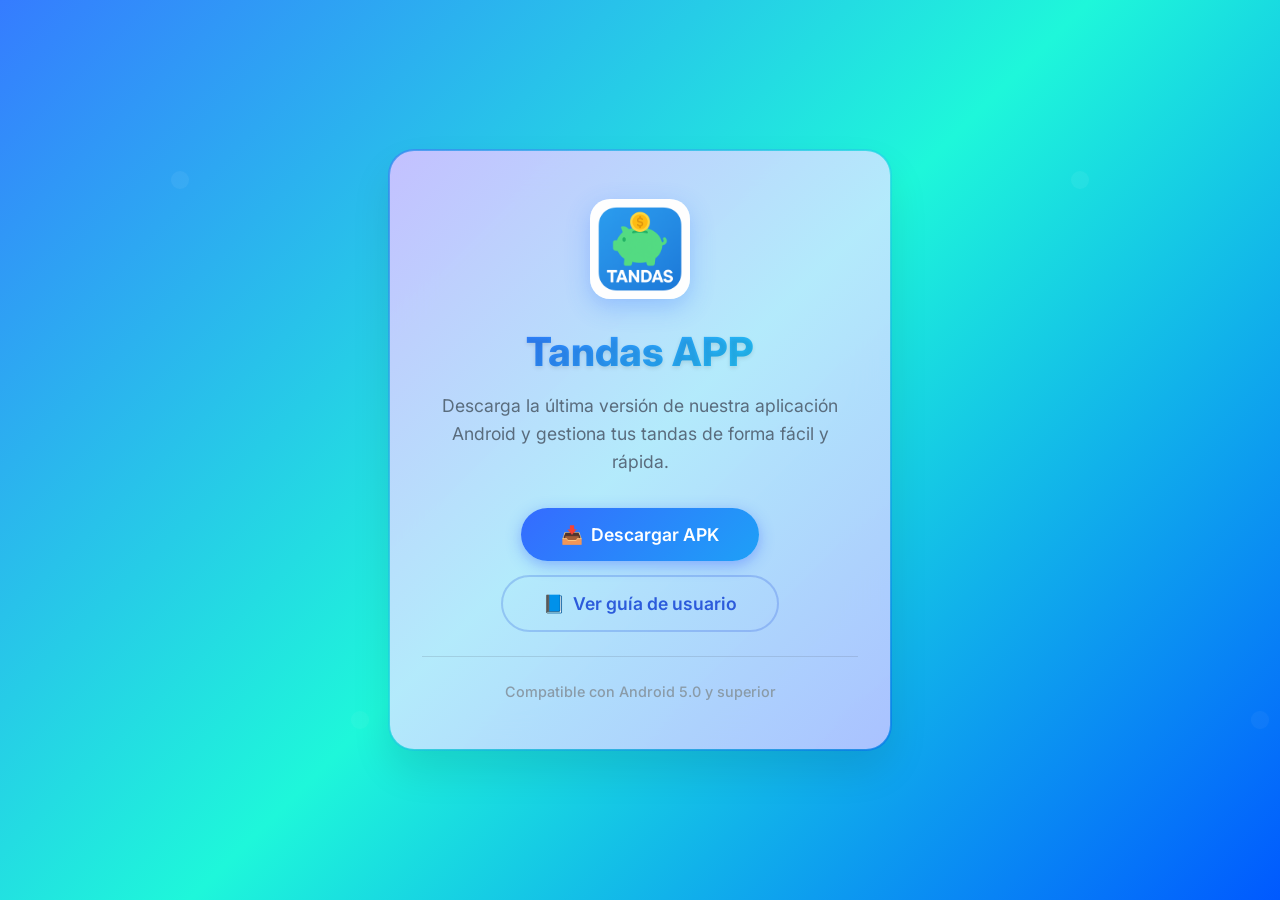
<file: index.html>
<!DOCTYPE html>
<html lang="es">
<head>
  <meta charset="UTF-8" />
  <meta name="viewport" content="width=device-width, initial-scale=1.0"/>
  <title>Tandas APP - Descarga y guía de uso</title>
  <meta name="description" content="Descarga Tandas APP para Android y consulta la guía de usuario oficial para configurar y usar la aplicación.">
  <link rel="preconnect" href="https://fonts.googleapis.com">
  <link rel="preconnect" href="https://fonts.gstatic.com" crossorigin>
  <link href="https://fonts.googleapis.com/css2?family=Inter:wght@400;600;800&display=swap" rel="stylesheet">
  <link rel="stylesheet" href="style.css">
  <link rel="icon" type="image/png" href="assets/logo.png">
</head>
<body>
  <div class="container">
    <img src="assets/icono.png" alt="Logo Tandas APP" class="logo"/>
    <h1>Tandas APP</h1>
    <p>Descarga la última versión de nuestra aplicación Android y gestiona tus tandas de forma fácil y rápida.</p>
    <div class="actions">
      <a href="downloads/tandas_app.apk" class="btn" download>
        <span>📥 </span>
        Descargar APK
      </a>
      <a href="guia-usuario.html" class="btn btn-secondary" target="_blank" rel="noopener noreferrer">
        <span>📘 </span>
        Ver guía de usuario
      </a>
    </div>
    <div class="version-info">
      <small>Compatible con Android 5.0 y superior</small>
    </div>
  </div>
</body>
</html>
</file>
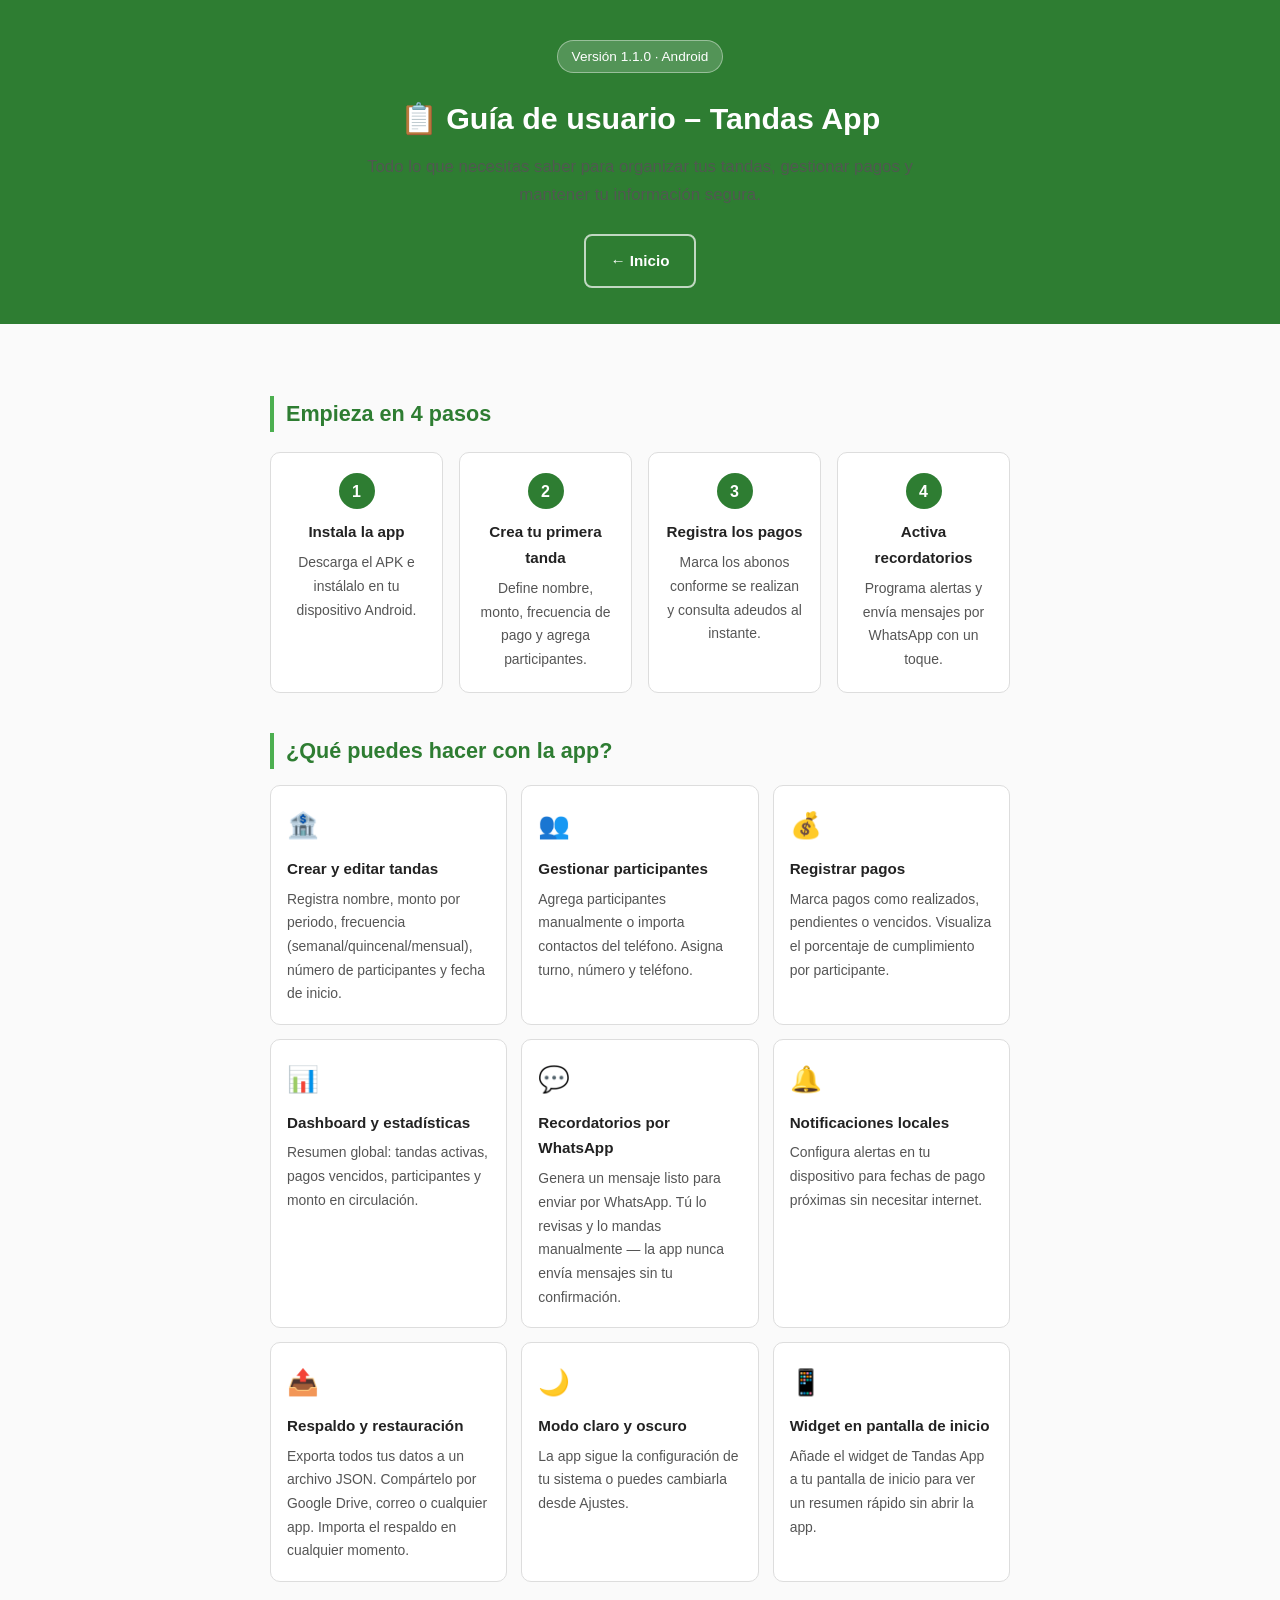
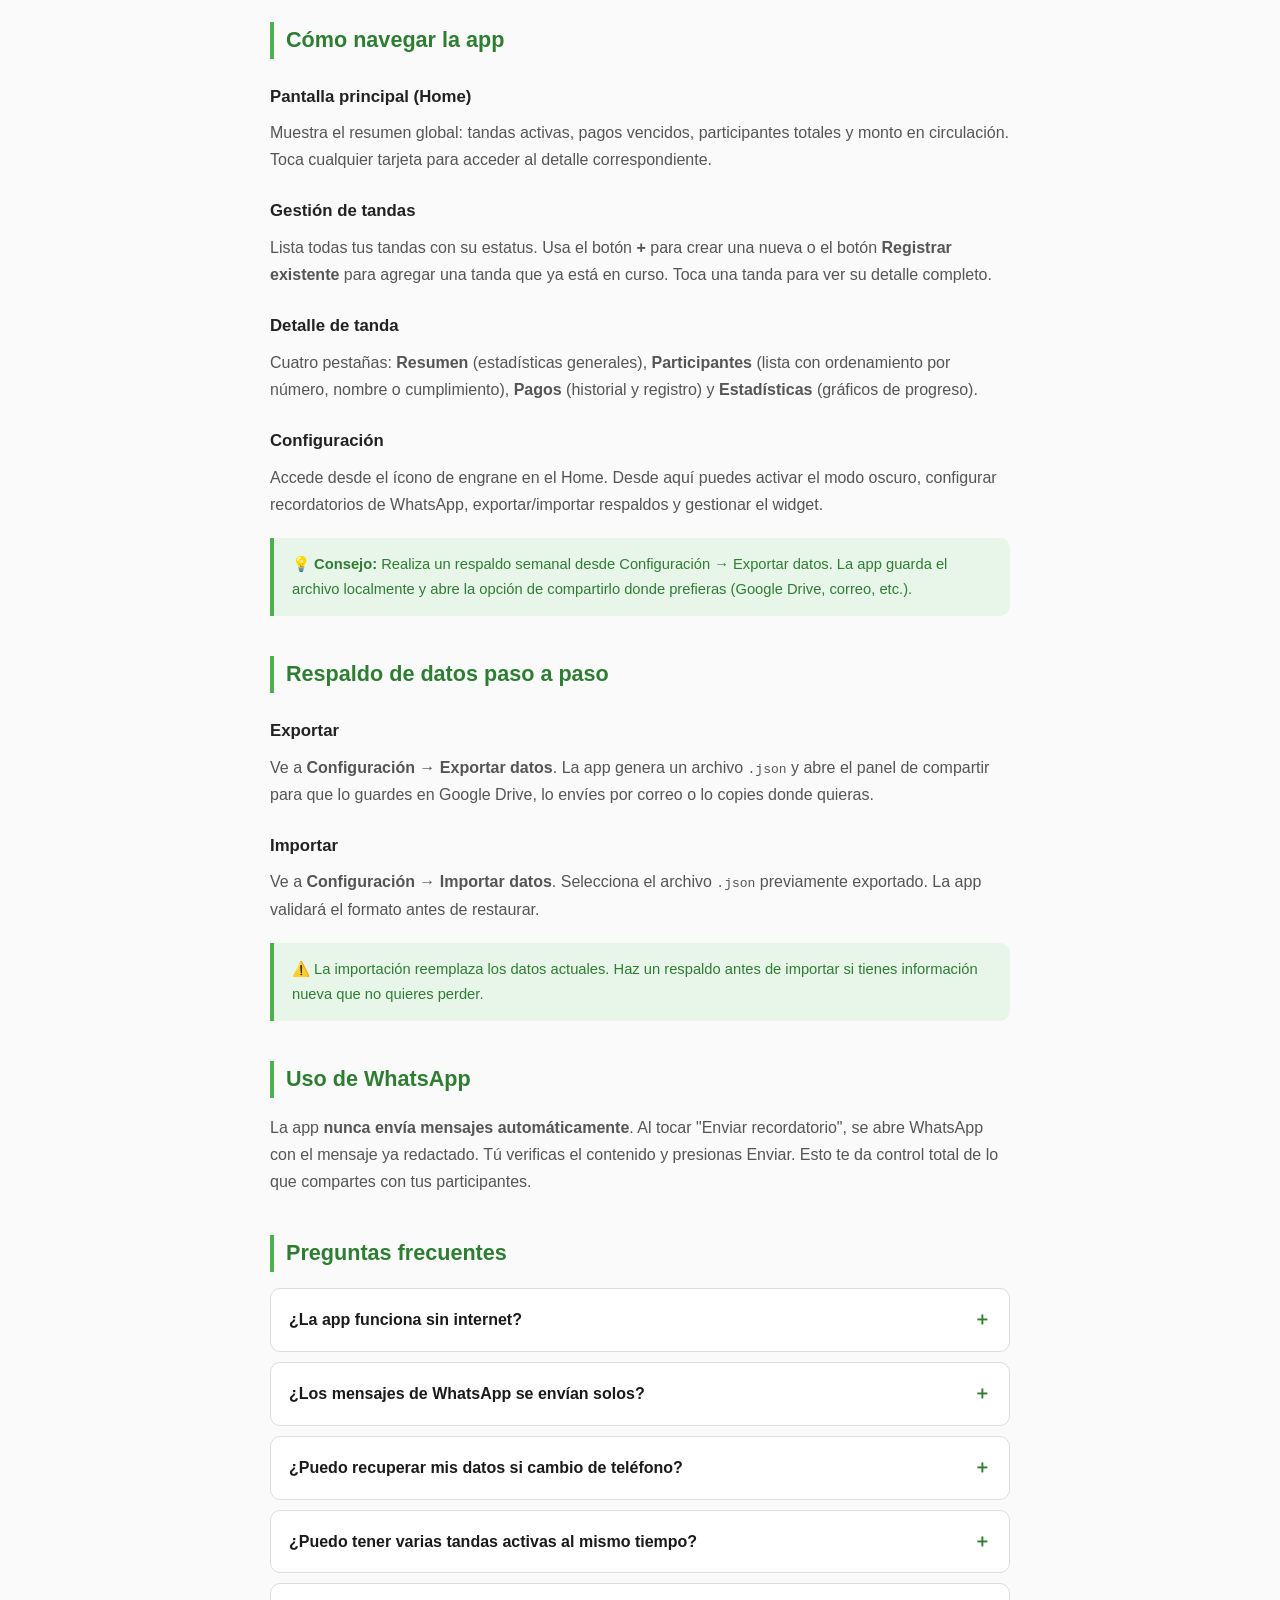
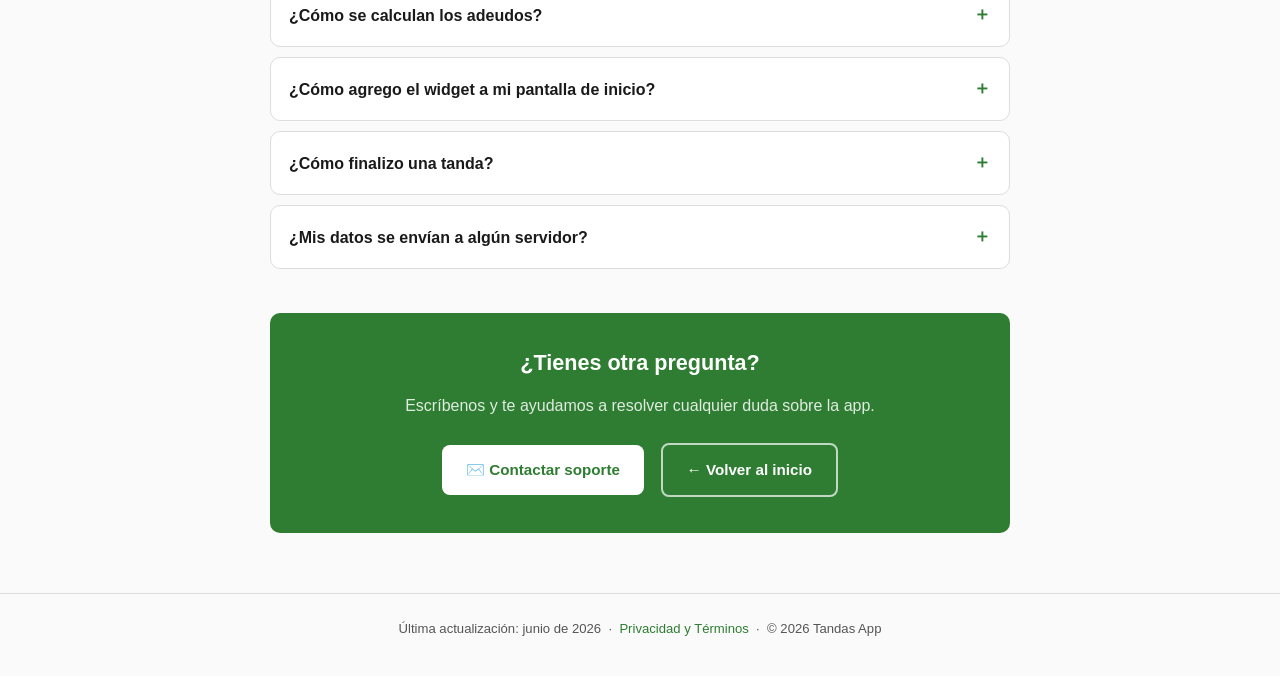
<file: guia-usuario.html>
<!DOCTYPE html>
<html lang="es">
<head>
  <meta charset="UTF-8" />
  <meta name="viewport" content="width=device-width, initial-scale=1.0" />
  <meta name="description" content="Aprende a usar Tandas App v1.1: crea tandas, registra pagos, gestiona participantes, envía recordatorios por WhatsApp y respalda tu información." />
  <title>Guía de usuario – Tandas App</title>
  <style>
    :root {
      --green: #2e7d32;
      --green-light: #4caf50;
      --green-pale: #e8f5e9;
      --text: #1a1a1a;
      --muted: #555;
      --border: #ddd;
      --radius: 10px;
    }
    *, *::before, *::after { box-sizing: border-box; margin: 0; padding: 0; }
    body {
      font-family: -apple-system, BlinkMacSystemFont, 'Segoe UI', Roboto, sans-serif;
      color: var(--text);
      background: #fafafa;
      line-height: 1.7;
    }
    header {
      background: var(--green);
      color: #fff;
      padding: 40px 20px 32px;
      text-align: center;
    }
    header h1 { font-size: 1.9rem; font-weight: 700; margin-bottom: 8px; }
    header p  { font-size: 1.05rem; opacity: .9; max-width: 600px; margin: 0 auto 20px; }
    .badge {
      display: inline-block;
      background: rgba(255,255,255,.18);
      border: 1px solid rgba(255,255,255,.4);
      border-radius: 20px;
      padding: 4px 14px;
      font-size: .85rem;
      margin-bottom: 20px;
    }
    .btn {
      display: inline-block;
      padding: 12px 24px;
      border-radius: 8px;
      font-size: .95rem;
      font-weight: 600;
      text-decoration: none;
      margin: 4px 6px;
    }
    .btn-white  { background:#fff; color:var(--green); }
    .btn-ghost  { background:transparent; border:2px solid rgba(255,255,255,.7); color:#fff; }

    main { max-width: 780px; margin: 0 auto; padding: 32px 20px 60px; }

    h2 {
      font-size: 1.35rem;
      color: var(--green);
      border-left: 4px solid var(--green-light);
      padding-left: 12px;
      margin: 40px 0 16px;
    }
    h3 { font-size: 1.05rem; font-weight: 600; margin: 24px 0 8px; color: #222; }
    p  { margin-bottom: 12px; color: var(--muted); }

    .steps {
      display: grid;
      grid-template-columns: repeat(auto-fit, minmax(170px, 1fr));
      gap: 16px;
      margin: 20px 0;
    }
    .step {
      background: #fff;
      border: 1px solid var(--border);
      border-radius: var(--radius);
      padding: 20px 16px;
      text-align: center;
    }
    .step-num {
      width: 36px; height: 36px;
      background: var(--green);
      color: #fff;
      border-radius: 50%;
      display: flex; align-items: center; justify-content: center;
      font-weight: 700;
      margin: 0 auto 10px;
    }
    .step h3 { margin: 0 0 6px; font-size: .95rem; }
    .step p  { font-size: .87rem; margin: 0; }

    .cards {
      display: grid;
      grid-template-columns: repeat(auto-fit, minmax(210px, 1fr));
      gap: 14px;
      margin: 16px 0;
    }
    .card {
      background: #fff;
      border: 1px solid var(--border);
      border-radius: var(--radius);
      padding: 18px 16px;
    }
    .card-icon { font-size: 1.6rem; margin-bottom: 8px; }
    .card h3   { margin: 0 0 6px; font-size: .95rem; }
    .card p    { font-size: .87rem; margin: 0; }

    .tip {
      background: var(--green-pale);
      border-left: 4px solid var(--green-light);
      border-radius: 0 var(--radius) var(--radius) 0;
      padding: 14px 18px;
      margin: 20px 0;
      font-size: .92rem;
      color: #2e7d32;
    }

    details {
      background: #fff;
      border: 1px solid var(--border);
      border-radius: var(--radius);
      margin-bottom: 10px;
      overflow: hidden;
    }
    summary {
      padding: 16px 18px;
      cursor: pointer;
      font-weight: 600;
      list-style: none;
      display: flex;
      justify-content: space-between;
      align-items: center;
    }
    summary::-webkit-details-marker { display: none; }
    summary::after { content: '＋'; color: var(--green); font-size: 1.1rem; }
    details[open] summary::after { content: '－'; }
    details .answer { padding: 0 18px 16px; color: var(--muted); font-size: .93rem; }

    .cta {
      background: var(--green);
      color: #fff;
      text-align: center;
      border-radius: var(--radius);
      padding: 32px 24px;
      margin-top: 44px;
    }
    .cta h2 { color:#fff; border:none; padding:0; margin:0 0 10px; }
    .cta p  { color:rgba(255,255,255,.85); margin-bottom: 20px; }

    footer {
      text-align: center;
      padding: 24px 20px;
      font-size: .82rem;
      color: #999;
      border-top: 1px solid var(--border);
    }
    footer a { color: var(--green); text-decoration: none; }
  </style>
</head>
<body>

<header>
  <div class="badge">Versión 1.1.0 · Android</div>
  <h1>📋 Guía de usuario – Tandas App</h1>
  <p>Todo lo que necesitas saber para organizar tus tandas, gestionar pagos y mantener tu información segura.</p>
  <a href="https://cesar31mr.github.io/tandas_app_page/index.html" class="btn btn-ghost">← Inicio</a>
</header>

<main>

  <!-- INICIO RÁPIDO -->
  <h2>Empieza en 4 pasos</h2>
  <div class="steps">
    <div class="step">
      <div class="step-num">1</div>
      <h3>Instala la app</h3>
      <p>Descarga el APK e instálalo en tu dispositivo Android.</p>
    </div>
    <div class="step">
      <div class="step-num">2</div>
      <h3>Crea tu primera tanda</h3>
      <p>Define nombre, monto, frecuencia de pago y agrega participantes.</p>
    </div>
    <div class="step">
      <div class="step-num">3</div>
      <h3>Registra los pagos</h3>
      <p>Marca los abonos conforme se realizan y consulta adeudos al instante.</p>
    </div>
    <div class="step">
      <div class="step-num">4</div>
      <h3>Activa recordatorios</h3>
      <p>Programa alertas y envía mensajes por WhatsApp con un toque.</p>
    </div>
  </div>

  <!-- FUNCIONALIDADES -->
  <h2>¿Qué puedes hacer con la app?</h2>
  <div class="cards">
    <div class="card">
      <div class="card-icon">🏦</div>
      <h3>Crear y editar tandas</h3>
      <p>Registra nombre, monto por periodo, frecuencia (semanal/quincenal/mensual), número de participantes y fecha de inicio.</p>
    </div>
    <div class="card">
      <div class="card-icon">👥</div>
      <h3>Gestionar participantes</h3>
      <p>Agrega participantes manualmente o importa contactos del teléfono. Asigna turno, número y teléfono.</p>
    </div>
    <div class="card">
      <div class="card-icon">💰</div>
      <h3>Registrar pagos</h3>
      <p>Marca pagos como realizados, pendientes o vencidos. Visualiza el porcentaje de cumplimiento por participante.</p>
    </div>
    <div class="card">
      <div class="card-icon">📊</div>
      <h3>Dashboard y estadísticas</h3>
      <p>Resumen global: tandas activas, pagos vencidos, participantes y monto en circulación.</p>
    </div>
    <div class="card">
      <div class="card-icon">💬</div>
      <h3>Recordatorios por WhatsApp</h3>
      <p>Genera un mensaje listo para enviar por WhatsApp. Tú lo revisas y lo mandas manualmente — la app nunca envía mensajes sin tu confirmación.</p>
    </div>
    <div class="card">
      <div class="card-icon">🔔</div>
      <h3>Notificaciones locales</h3>
      <p>Configura alertas en tu dispositivo para fechas de pago próximas sin necesitar internet.</p>
    </div>
    <div class="card">
      <div class="card-icon">📤</div>
      <h3>Respaldo y restauración</h3>
      <p>Exporta todos tus datos a un archivo JSON. Compártelo por Google Drive, correo o cualquier app. Importa el respaldo en cualquier momento.</p>
    </div>
    <div class="card">
      <div class="card-icon">🌙</div>
      <h3>Modo claro y oscuro</h3>
      <p>La app sigue la configuración de tu sistema o puedes cambiarla desde Ajustes.</p>
    </div>
    <div class="card">
      <div class="card-icon">📱</div>
      <h3>Widget en pantalla de inicio</h3>
      <p>Añade el widget de Tandas App a tu pantalla de inicio para ver un resumen rápido sin abrir la app.</p>
    </div>
  </div>

  <!-- NAVEGACIÓN -->
  <h2>Cómo navegar la app</h2>
  <h3>Pantalla principal (Home)</h3>
  <p>Muestra el resumen global: tandas activas, pagos vencidos, participantes totales y monto en circulación. Toca cualquier tarjeta para acceder al detalle correspondiente.</p>

  <h3>Gestión de tandas</h3>
  <p>Lista todas tus tandas con su estatus. Usa el botón <strong>+</strong> para crear una nueva o el botón <strong>Registrar existente</strong> para agregar una tanda que ya está en curso. Toca una tanda para ver su detalle completo.</p>

  <h3>Detalle de tanda</h3>
  <p>Cuatro pestañas: <strong>Resumen</strong> (estadísticas generales), <strong>Participantes</strong> (lista con ordenamiento por número, nombre o cumplimiento), <strong>Pagos</strong> (historial y registro) y <strong>Estadísticas</strong> (gráficos de progreso).</p>

  <h3>Configuración</h3>
  <p>Accede desde el ícono de engrane en el Home. Desde aquí puedes activar el modo oscuro, configurar recordatorios de WhatsApp, exportar/importar respaldos y gestionar el widget.</p>

  <div class="tip">
    💡 <strong>Consejo:</strong> Realiza un respaldo semanal desde Configuración → Exportar datos. La app guarda el archivo localmente y abre la opción de compartirlo donde prefieras (Google Drive, correo, etc.).
  </div>

  <!-- RESPALDO -->
  <h2>Respaldo de datos paso a paso</h2>
  <h3>Exportar</h3>
  <p>Ve a <strong>Configuración → Exportar datos</strong>. La app genera un archivo <code>.json</code> y abre el panel de compartir para que lo guardes en Google Drive, lo envíes por correo o lo copies donde quieras.</p>
  <h3>Importar</h3>
  <p>Ve a <strong>Configuración → Importar datos</strong>. Selecciona el archivo <code>.json</code> previamente exportado. La app validará el formato antes de restaurar.</p>
  <div class="tip">⚠️ La importación reemplaza los datos actuales. Haz un respaldo antes de importar si tienes información nueva que no quieres perder.</div>

  <!-- WHATSAPP -->
  <h2>Uso de WhatsApp</h2>
  <p>La app <strong>nunca envía mensajes automáticamente</strong>. Al tocar "Enviar recordatorio", se abre WhatsApp con el mensaje ya redactado. Tú verificas el contenido y presionas Enviar. Esto te da control total de lo que compartes con tus participantes.</p>

  <!-- FAQ -->
  <h2>Preguntas frecuentes</h2>

  <details>
    <summary>¿La app funciona sin internet?</summary>
    <div class="answer">Sí. Todas las funciones principales (tandas, pagos, participantes, notificaciones, respaldo local) funcionan sin conexión. Internet solo se usa si configuras WhatsApp Business API.</div>
  </details>

  <details>
    <summary>¿Los mensajes de WhatsApp se envían solos?</summary>
    <div class="answer">No. La app abre WhatsApp con el mensaje listo, pero tú debes tocarel botón Enviar dentro de WhatsApp. Nunca se manda nada sin tu confirmación.</div>
  </details>

  <details>
    <summary>¿Puedo recuperar mis datos si cambio de teléfono?</summary>
    <div class="answer">Sí. Exporta un respaldo desde Configuración → Exportar datos antes de cambiar de dispositivo. Guárdalo en Google Drive u otro lugar seguro. En tu nuevo teléfono instala la app y usa Importar datos para restaurar todo.</div>
  </details>

  <details>
    <summary>¿Puedo tener varias tandas activas al mismo tiempo?</summary>
    <div class="answer">Sí. Puedes crear y gestionar múltiples tandas simultáneamente. El dashboard muestra el resumen de todas ellas.</div>
  </details>

  <details>
    <summary>¿Cómo se calculan los adeudos?</summary>
    <div class="answer">La app compara el monto esperado a la fecha actual contra los pagos registrados. Un pago se marca como vencido automáticamente cuando pasa su fecha límite y no ha sido marcado como realizado.</div>
  </details>

  <details>
    <summary>¿Cómo agrego el widget a mi pantalla de inicio?</summary>
    <div class="answer">Mantén presionada la pantalla de inicio de Android, selecciona "Widgets", busca Tandas App y arrástralo a tu pantalla. El widget se actualiza automáticamente con tus estadísticas más recientes.</div>
  </details>

  <details>
    <summary>¿Cómo finalizo una tanda?</summary>
    <div class="answer">Entra al detalle de la tanda → menú (tres puntos) → Finalizar tanda. Una tanda finalizada queda en modo solo lectura en el historial. Los pagos vencidos de tandas finalizadas no se cuentan en el dashboard.</div>
  </details>

  <details>
    <summary>¿Mis datos se envían a algún servidor?</summary>
    <div class="answer">No. Todo se almacena localmente en tu dispositivo. Consulta nuestra <a href="https://cesar31mr.github.io/tandas_app_page/privacidad.html">Política de Privacidad</a> para más detalles.</div>
  </details>

  <!-- CTA -->
  <div class="cta">
    <h2>¿Tienes otra pregunta?</h2>
    <p>Escríbenos y te ayudamos a resolver cualquier duda sobre la app.</p>
    <a href="mailto:soporte@technologyrasek.com" class="btn btn-white">✉️ Contactar soporte</a>
    <a href="https://cesar31mr.github.io/tandas_app_page/index.html" class="btn btn-ghost">← Volver al inicio</a>
  </div>

</main>

<footer>
  <p>Última actualización: junio de 2026 &nbsp;·&nbsp;
  <a href="https://cesar31mr.github.io/tandas_app_page/privacidad.html">Privacidad y Términos</a> &nbsp;·&nbsp;
  © 2026 Tandas App</p>
</footer>

</body>
</html>
</file>
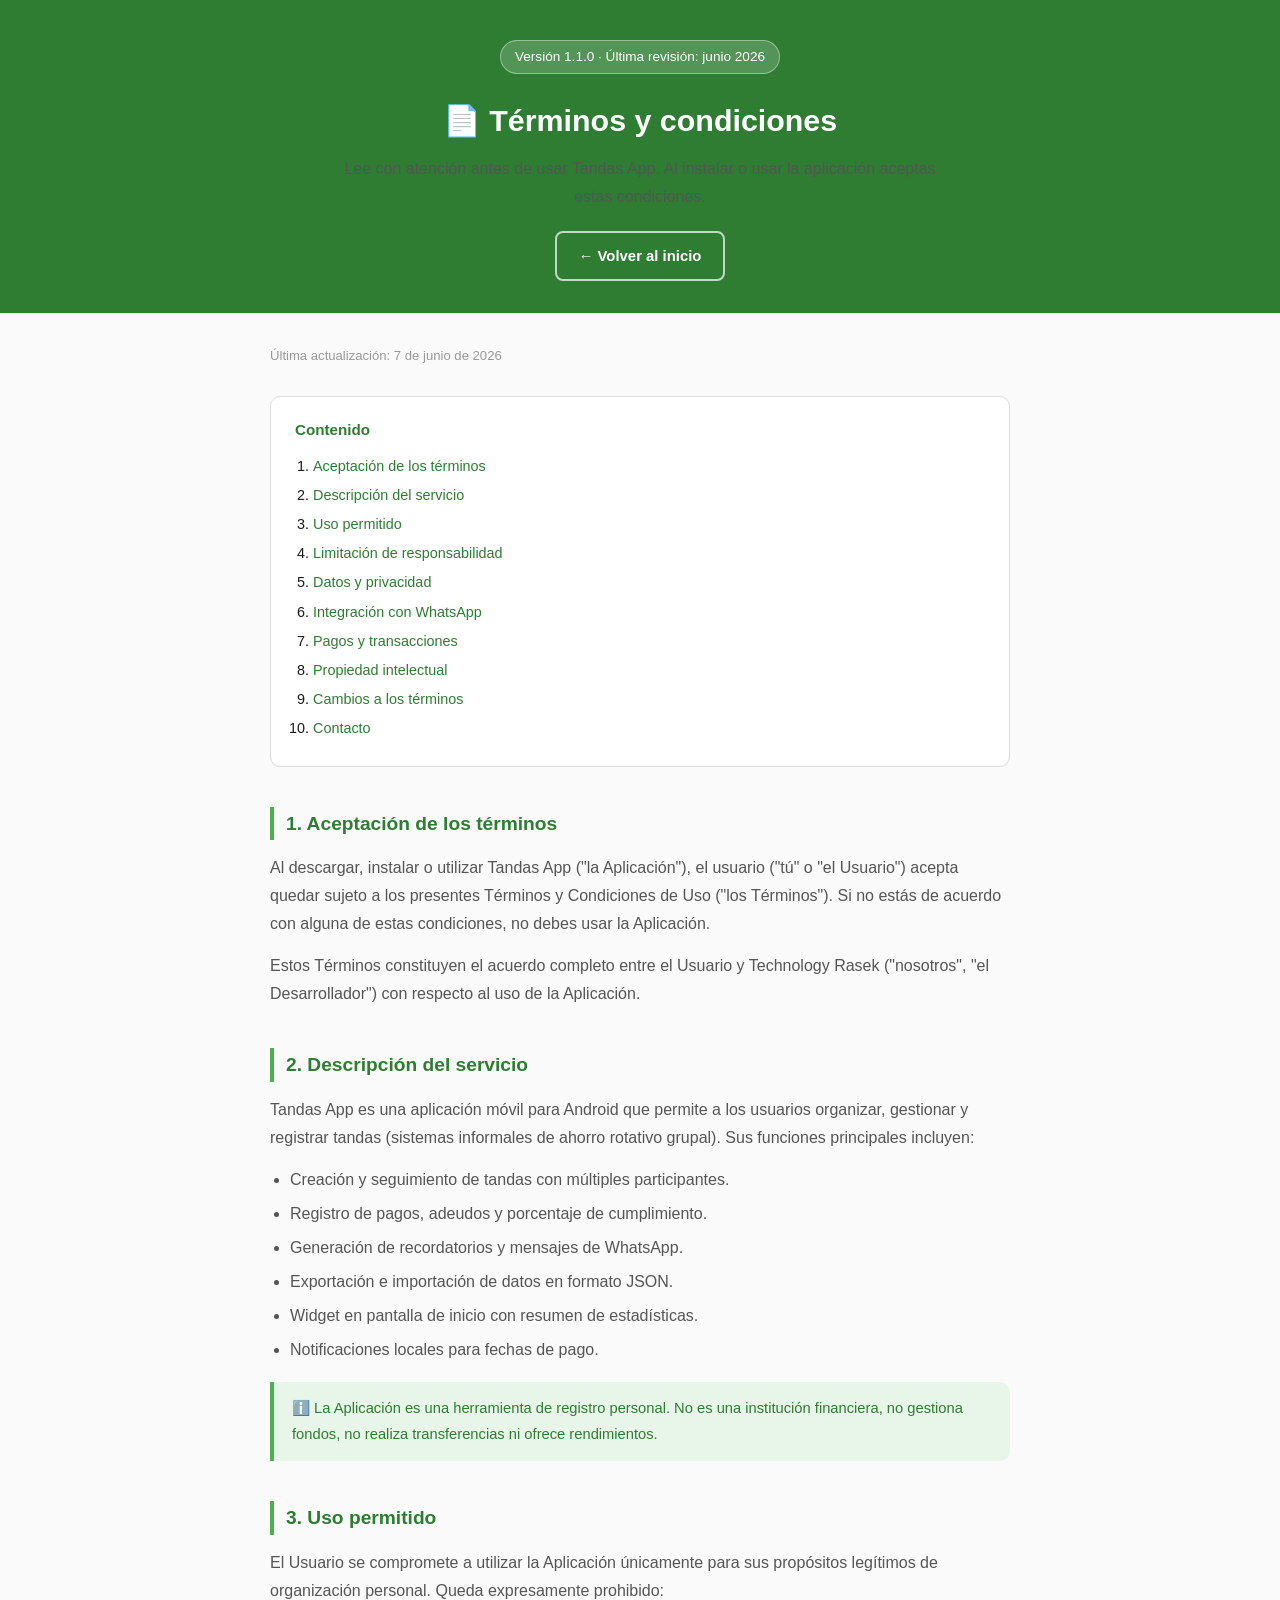
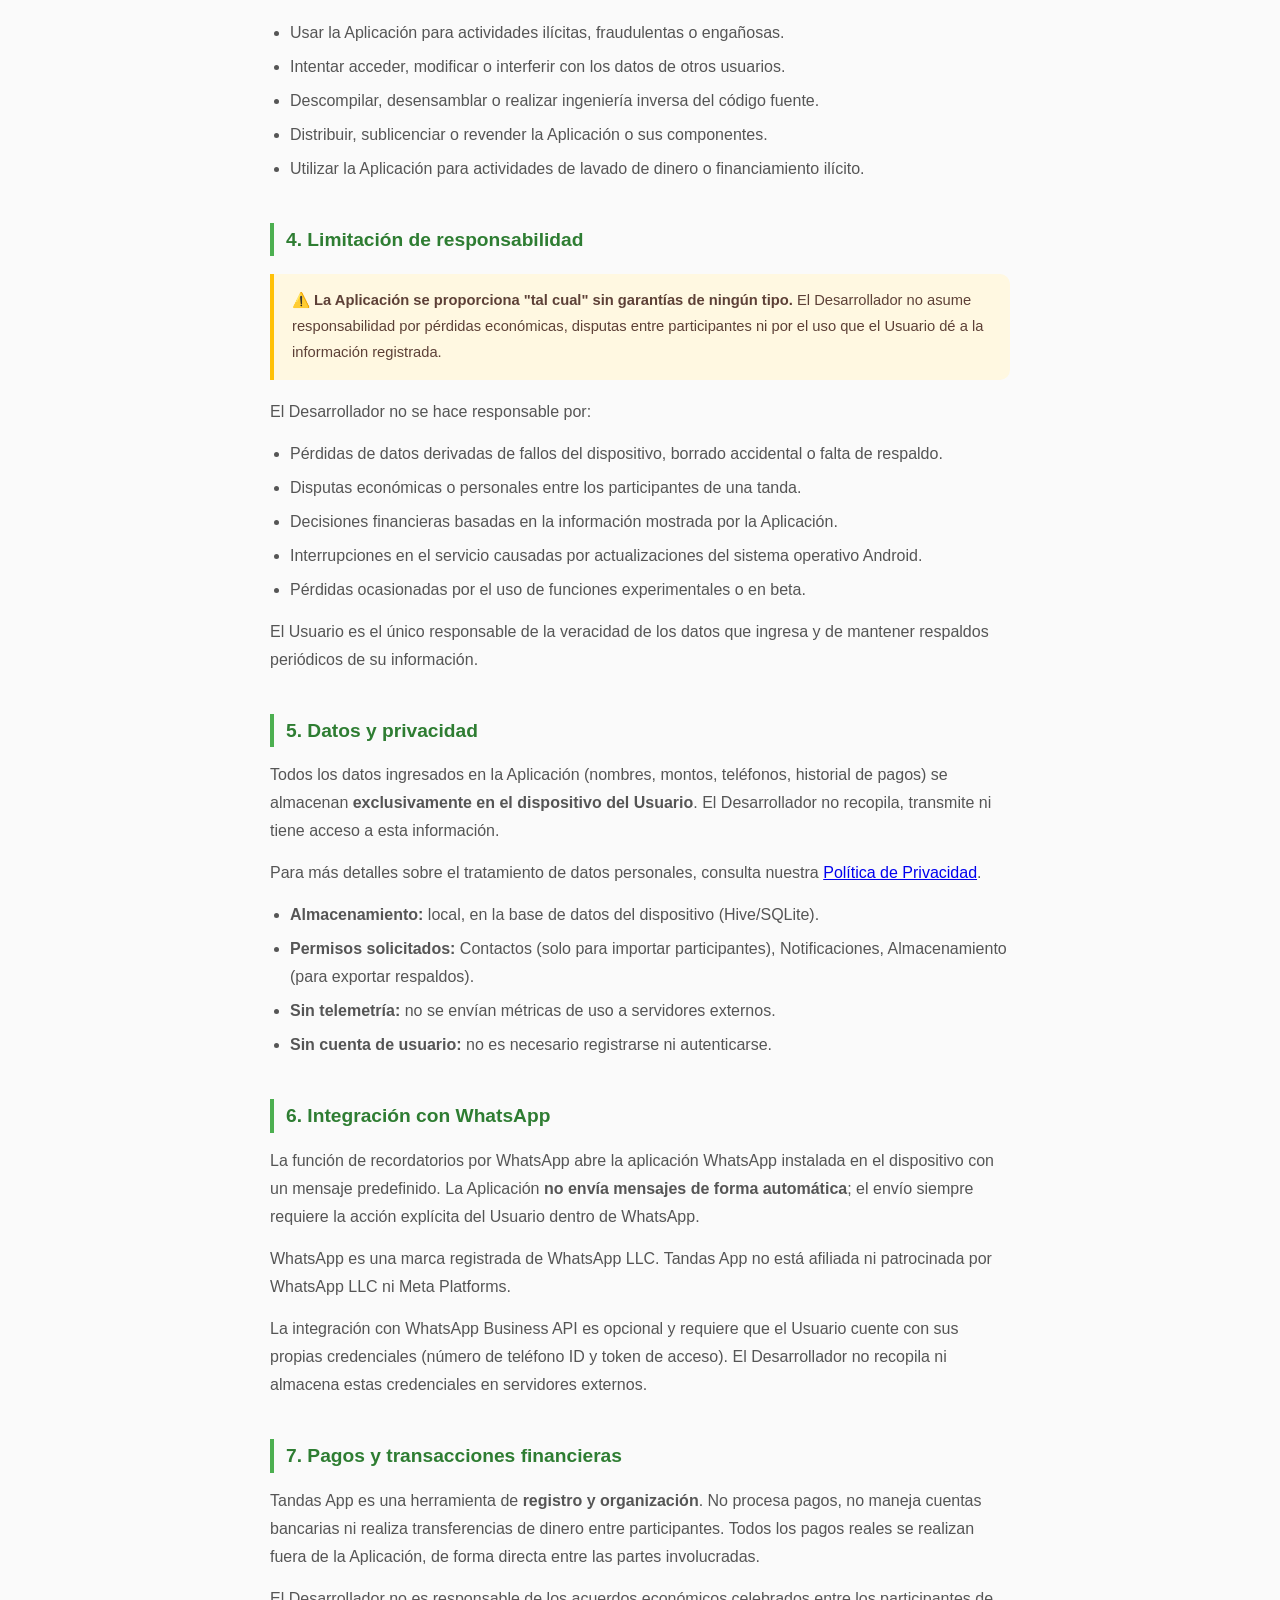
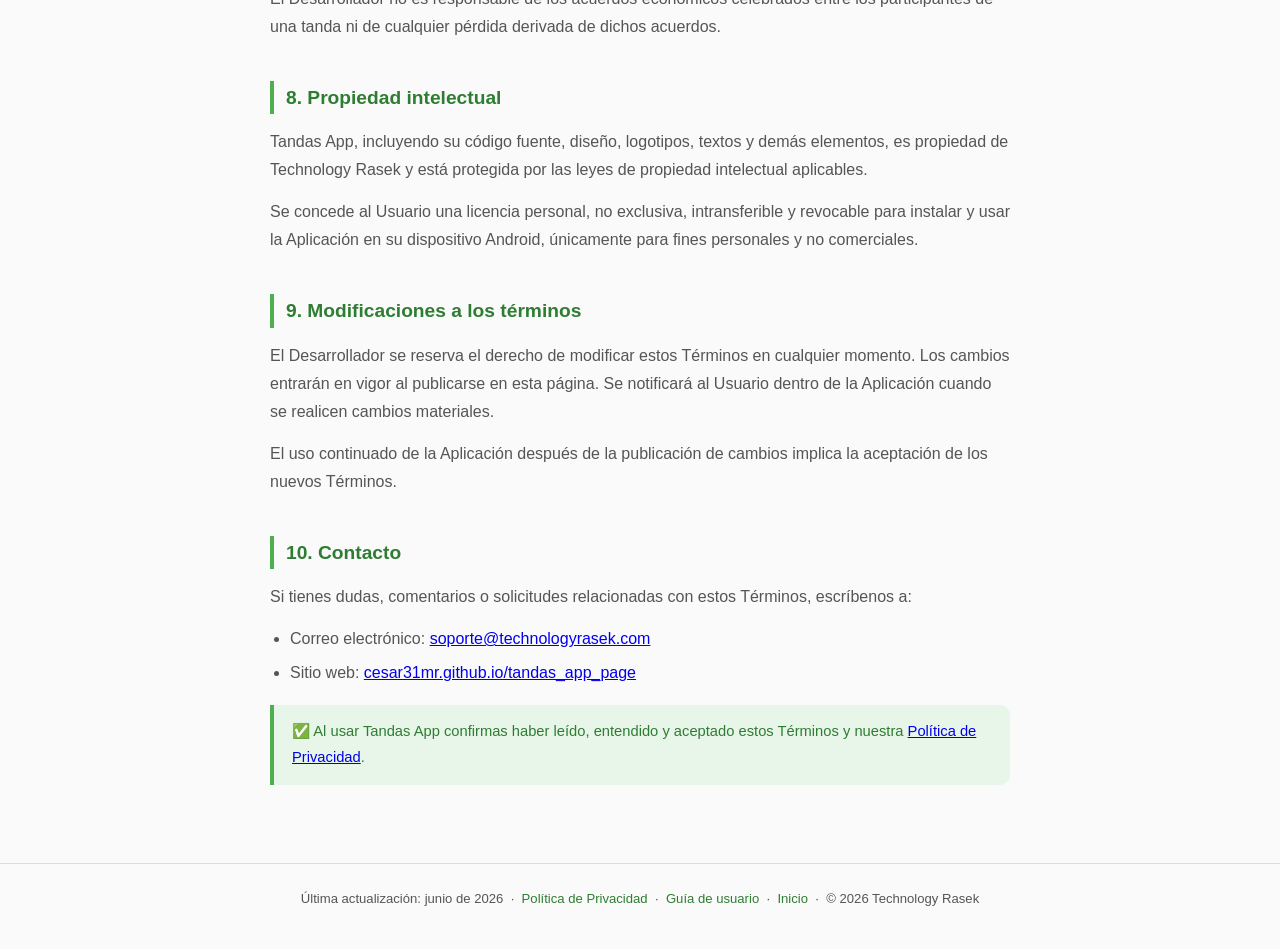
<file: privacidad.html>
<!DOCTYPE html>
<html lang="es">
<head>
  <meta charset="UTF-8" />
  <meta name="viewport" content="width=device-width, initial-scale=1.0" />
  <meta name="description" content="Términos y condiciones de uso de Tandas App. Condiciones, limitaciones de responsabilidad y política de privacidad." />
  <title>Términos y condiciones – Tandas App</title>
  <style>
    :root {
      --green: #2e7d32;
      --green-light: #4caf50;
      --green-pale: #e8f5e9;
      --text: #1a1a1a;
      --muted: #555;
      --border: #ddd;
      --radius: 10px;
    }
    *, *::before, *::after { box-sizing: border-box; margin: 0; padding: 0; }
    body {
      font-family: -apple-system, BlinkMacSystemFont, 'Segoe UI', Roboto, sans-serif;
      color: var(--text);
      background: #fafafa;
      line-height: 1.75;
    }
    header {
      background: var(--green);
      color: #fff;
      padding: 40px 20px 32px;
      text-align: center;
    }
    header h1 { font-size: 1.9rem; font-weight: 700; margin-bottom: 8px; }
    header p  { font-size: 1rem; opacity: .88; max-width: 600px; margin: 0 auto 20px; }
    .badge {
      display: inline-block;
      background: rgba(255,255,255,.18);
      border: 1px solid rgba(255,255,255,.4);
      border-radius: 20px;
      padding: 4px 14px;
      font-size: .85rem;
      margin-bottom: 20px;
    }
    .btn {
      display: inline-block;
      padding: 10px 22px;
      border-radius: 8px;
      font-size: .93rem;
      font-weight: 600;
      text-decoration: none;
    }
    .btn-ghost { background:transparent; border:2px solid rgba(255,255,255,.7); color:#fff; }

    .toc {
      background: #fff;
      border: 1px solid var(--border);
      border-radius: var(--radius);
      padding: 20px 24px;
      margin-bottom: 32px;
    }
    .toc h3 { font-size: .95rem; margin-bottom: 10px; color: var(--green); }
    .toc ol  { padding-left: 18px; }
    .toc li  { margin-bottom: 4px; font-size: .9rem; }
    .toc a   { color: var(--green); text-decoration: none; }
    .toc a:hover { text-decoration: underline; }

    main { max-width: 780px; margin: 0 auto; padding: 32px 20px 60px; }

    h2 {
      font-size: 1.2rem;
      color: var(--green);
      border-left: 4px solid var(--green-light);
      padding-left: 12px;
      margin: 40px 0 14px;
      scroll-margin-top: 20px;
    }
    p  { margin-bottom: 14px; color: var(--muted); }
    ul { padding-left: 20px; color: var(--muted); margin-bottom: 14px; }
    li { margin-bottom: 6px; }

    .highlight {
      background: var(--green-pale);
      border-left: 4px solid var(--green-light);
      border-radius: 0 var(--radius) var(--radius) 0;
      padding: 14px 18px;
      margin: 18px 0;
      font-size: .92rem;
      color: #2e7d32;
    }
    .warn {
      background: #fff8e1;
      border-left: 4px solid #ffc107;
      border-radius: 0 var(--radius) var(--radius) 0;
      padding: 14px 18px;
      margin: 18px 0;
      font-size: .92rem;
      color: #5d4037;
    }

    .last-updated {
      font-size: .82rem;
      color: #999;
      margin-bottom: 28px;
    }

    footer {
      text-align: center;
      padding: 24px 20px;
      font-size: .82rem;
      color: #999;
      border-top: 1px solid var(--border);
    }
    footer a { color: var(--green); text-decoration: none; }
  </style>
</head>
<body>

<header>
  <div class="badge">Versión 1.1.0 · Última revisión: junio 2026</div>
  <h1>📄 Términos y condiciones</h1>
  <p>Lee con atención antes de usar Tandas App. Al instalar o usar la aplicación aceptas estas condiciones.</p>
  <a href="https://cesar31mr.github.io/tandas_app_page/index.html" class="btn btn-ghost">← Volver al inicio</a>
</header>

<main>
  <p class="last-updated">Última actualización: 7 de junio de 2026</p>

  <!-- ÍNDICE -->
  <nav class="toc">
    <h3>Contenido</h3>
    <ol>
      <li><a href="#aceptacion">Aceptación de los términos</a></li>
      <li><a href="#descripcion">Descripción del servicio</a></li>
      <li><a href="#uso-permitido">Uso permitido</a></li>
      <li><a href="#responsabilidad">Limitación de responsabilidad</a></li>
      <li><a href="#datos">Datos y privacidad</a></li>
      <li><a href="#whatsapp">Integración con WhatsApp</a></li>
      <li><a href="#pagos">Pagos y transacciones</a></li>
      <li><a href="#propiedad">Propiedad intelectual</a></li>
      <li><a href="#modificaciones">Cambios a los términos</a></li>
      <li><a href="#contacto">Contacto</a></li>
    </ol>
  </nav>

  <!-- 1 -->
  <h2 id="aceptacion">1. Aceptación de los términos</h2>
  <p>Al descargar, instalar o utilizar Tandas App ("la Aplicación"), el usuario ("tú" o "el Usuario") acepta quedar sujeto a los presentes Términos y Condiciones de Uso ("los Términos"). Si no estás de acuerdo con alguna de estas condiciones, no debes usar la Aplicación.</p>
  <p>Estos Términos constituyen el acuerdo completo entre el Usuario y Technology Rasek ("nosotros", "el Desarrollador") con respecto al uso de la Aplicación.</p>

  <!-- 2 -->
  <h2 id="descripcion">2. Descripción del servicio</h2>
  <p>Tandas App es una aplicación móvil para Android que permite a los usuarios organizar, gestionar y registrar tandas (sistemas informales de ahorro rotativo grupal). Sus funciones principales incluyen:</p>
  <ul>
    <li>Creación y seguimiento de tandas con múltiples participantes.</li>
    <li>Registro de pagos, adeudos y porcentaje de cumplimiento.</li>
    <li>Generación de recordatorios y mensajes de WhatsApp.</li>
    <li>Exportación e importación de datos en formato JSON.</li>
    <li>Widget en pantalla de inicio con resumen de estadísticas.</li>
    <li>Notificaciones locales para fechas de pago.</li>
  </ul>
  <div class="highlight">
    ℹ️ La Aplicación es una herramienta de registro personal. No es una institución financiera, no gestiona fondos, no realiza transferencias ni ofrece rendimientos.
  </div>

  <!-- 3 -->
  <h2 id="uso-permitido">3. Uso permitido</h2>
  <p>El Usuario se compromete a utilizar la Aplicación únicamente para sus propósitos legítimos de organización personal. Queda expresamente prohibido:</p>
  <ul>
    <li>Usar la Aplicación para actividades ilícitas, fraudulentas o engañosas.</li>
    <li>Intentar acceder, modificar o interferir con los datos de otros usuarios.</li>
    <li>Descompilar, desensamblar o realizar ingeniería inversa del código fuente.</li>
    <li>Distribuir, sublicenciar o revender la Aplicación o sus componentes.</li>
    <li>Utilizar la Aplicación para actividades de lavado de dinero o financiamiento ilícito.</li>
  </ul>

  <!-- 4 -->
  <h2 id="responsabilidad">4. Limitación de responsabilidad</h2>
  <div class="warn">
    ⚠️ <strong>La Aplicación se proporciona "tal cual" sin garantías de ningún tipo.</strong> El Desarrollador no asume responsabilidad por pérdidas económicas, disputas entre participantes ni por el uso que el Usuario dé a la información registrada.
  </div>
  <p>El Desarrollador no se hace responsable por:</p>
  <ul>
    <li>Pérdidas de datos derivadas de fallos del dispositivo, borrado accidental o falta de respaldo.</li>
    <li>Disputas económicas o personales entre los participantes de una tanda.</li>
    <li>Decisiones financieras basadas en la información mostrada por la Aplicación.</li>
    <li>Interrupciones en el servicio causadas por actualizaciones del sistema operativo Android.</li>
    <li>Pérdidas ocasionadas por el uso de funciones experimentales o en beta.</li>
  </ul>
  <p>El Usuario es el único responsable de la veracidad de los datos que ingresa y de mantener respaldos periódicos de su información.</p>

  <!-- 5 -->
  <h2 id="datos">5. Datos y privacidad</h2>
  <p>Todos los datos ingresados en la Aplicación (nombres, montos, teléfonos, historial de pagos) se almacenan <strong>exclusivamente en el dispositivo del Usuario</strong>. El Desarrollador no recopila, transmite ni tiene acceso a esta información.</p>
  <p>Para más detalles sobre el tratamiento de datos personales, consulta nuestra <a href="https://cesar31mr.github.io/tandas_app_page/privacidad.html">Política de Privacidad</a>.</p>
  <ul>
    <li><strong>Almacenamiento:</strong> local, en la base de datos del dispositivo (Hive/SQLite).</li>
    <li><strong>Permisos solicitados:</strong> Contactos (solo para importar participantes), Notificaciones, Almacenamiento (para exportar respaldos).</li>
    <li><strong>Sin telemetría:</strong> no se envían métricas de uso a servidores externos.</li>
    <li><strong>Sin cuenta de usuario:</strong> no es necesario registrarse ni autenticarse.</li>
  </ul>

  <!-- 6 -->
  <h2 id="whatsapp">6. Integración con WhatsApp</h2>
  <p>La función de recordatorios por WhatsApp abre la aplicación WhatsApp instalada en el dispositivo con un mensaje predefinido. La Aplicación <strong>no envía mensajes de forma automática</strong>; el envío siempre requiere la acción explícita del Usuario dentro de WhatsApp.</p>
  <p>WhatsApp es una marca registrada de WhatsApp LLC. Tandas App no está afiliada ni patrocinada por WhatsApp LLC ni Meta Platforms.</p>
  <p>La integración con WhatsApp Business API es opcional y requiere que el Usuario cuente con sus propias credenciales (número de teléfono ID y token de acceso). El Desarrollador no recopila ni almacena estas credenciales en servidores externos.</p>

  <!-- 7 -->
  <h2 id="pagos">7. Pagos y transacciones financieras</h2>
  <p>Tandas App es una herramienta de <strong>registro y organización</strong>. No procesa pagos, no maneja cuentas bancarias ni realiza transferencias de dinero entre participantes. Todos los pagos reales se realizan fuera de la Aplicación, de forma directa entre las partes involucradas.</p>
  <p>El Desarrollador no es responsable de los acuerdos económicos celebrados entre los participantes de una tanda ni de cualquier pérdida derivada de dichos acuerdos.</p>

  <!-- 8 -->
  <h2 id="propiedad">8. Propiedad intelectual</h2>
  <p>Tandas App, incluyendo su código fuente, diseño, logotipos, textos y demás elementos, es propiedad de Technology Rasek y está protegida por las leyes de propiedad intelectual aplicables.</p>
  <p>Se concede al Usuario una licencia personal, no exclusiva, intransferible y revocable para instalar y usar la Aplicación en su dispositivo Android, únicamente para fines personales y no comerciales.</p>

  <!-- 9 -->
  <h2 id="modificaciones">9. Modificaciones a los términos</h2>
  <p>El Desarrollador se reserva el derecho de modificar estos Términos en cualquier momento. Los cambios entrarán en vigor al publicarse en esta página. Se notificará al Usuario dentro de la Aplicación cuando se realicen cambios materiales.</p>
  <p>El uso continuado de la Aplicación después de la publicación de cambios implica la aceptación de los nuevos Términos.</p>

  <!-- 10 -->
  <h2 id="contacto">10. Contacto</h2>
  <p>Si tienes dudas, comentarios o solicitudes relacionadas con estos Términos, escríbenos a:</p>
  <ul>
    <li>Correo electrónico: <a href="mailto:soporte@technologyrasek.com">soporte@technologyrasek.com</a></li>
    <li>Sitio web: <a href="https://cesar31mr.github.io/tandas_app_page/">cesar31mr.github.io/tandas_app_page</a></li>
  </ul>

  <div class="highlight">
    ✅ Al usar Tandas App confirmas haber leído, entendido y aceptado estos Términos y nuestra <a href="https://cesar31mr.github.io/tandas_app_page/privacidad.html">Política de Privacidad</a>.
  </div>

</main>

<footer>
  <p>Última actualización: junio de 2026 &nbsp;·&nbsp;
  <a href="https://cesar31mr.github.io/tandas_app_page/privacidad.html">Política de Privacidad</a> &nbsp;·&nbsp;
  <a href="https://cesar31mr.github.io/tandas_app_page/guia-usuario.html">Guía de usuario</a> &nbsp;·&nbsp;
  <a href="https://cesar31mr.github.io/tandas_app_page/index.html">Inicio</a> &nbsp;·&nbsp;
  © 2026 Technology Rasek</p>
</footer>

</body>
</html>
</file>
<file: style.css>
* {
  margin: 0;
  padding: 0;
  box-sizing: border-box;
}

body {
  font-family: 'Inter', 'Segoe UI', -apple-system, BlinkMacSystemFont, sans-serif;
  background: linear-gradient(135deg, #357cff 0%, #1ef7da 50%, #0059ff 100%);
  min-height: 100vh;
  display: flex;
  align-items: center;
  justify-content: center;
  position: relative;
  overflow-x: hidden;
}

body::before {
  content: '';
  position: absolute;
  top: 0;
  left: 0;
  right: 0;
  bottom: 0;
  background: url('data:image/svg+xml,<svg xmlns="http://www.w3.org/2000/svg" viewBox="0 0 100 100"><defs><pattern id="grain" width="100" height="100" patternUnits="userSpaceOnUse"><circle cx="20" cy="20" r="1" fill="rgba(255,255,255,0.05)"/><circle cx="80" cy="40" r="1" fill="rgba(255,255,255,0.03)"/><circle cx="40" cy="80" r="1" fill="rgba(255,255,255,0.04)"/></pattern></defs><rect width="100" height="100" fill="url(%23grain)"/></svg>');
  pointer-events: none;
}

.container {
  max-width: 500px;
  width: 90%;
  background: rgba(255, 255, 255, 0.95);
  backdrop-filter: blur(20px);
  border-radius: 24px;
  padding: 3rem 2rem;
  text-align: center;
  box-shadow:
    0 20px 40px rgba(0, 0, 0, 0.1),
    0 0 0 1px rgba(255, 255, 255, 0.2);
  position: relative;
  z-index: 1;
}

.container::before {
  content: '';
  position: absolute;
  top: -2px;
  left: -2px;
  right: -2px;
  bottom: -2px;
  background: linear-gradient(135deg, #5335ff, #1ebaf7, #003cff);
  border-radius: 26px;
  z-index: -1;
  opacity: 0.3;
}

.logo {
  width: 100px;
  height: 100px;
  margin-bottom: 1.5rem;
  border-radius: 20px;
  box-shadow: 0 8px 25px rgba(53, 117, 255, 0.3);
  transition: transform 0.3s ease;
}

.logo:hover {
  transform: scale(1.05) rotate(2deg);
}

h1 {
  color: #2c3e50;
  font-size: 2.5rem;
  font-weight: 800;
  margin-bottom: 1rem;
  background: linear-gradient(135deg, #3564ff, #1edef7);
  -webkit-background-clip: text;
  -webkit-text-fill-color: transparent;
  background-clip: text;
  text-shadow: 0 2px 4px rgba(0, 0, 0, 0.1);
}

p {
  color: #5a6c7d;
  font-size: 1.1rem;
  line-height: 1.6;
  margin-bottom: 2rem;
  font-weight: 400;
}

.actions {
  display: flex;
  flex-direction: column;
  gap: 0.9rem;
  align-items: center;
}

.btn {
  display: inline-flex;
  align-items: center;
  gap: 0.5rem;
  background: linear-gradient(135deg, #356bff, #1ea0f7);
  color: white;
  padding: 1rem 2.5rem;
  border-radius: 50px;
  text-decoration: none;
  font-weight: 600;
  font-size: 1.1rem;
  transition: all 0.3s cubic-bezier(0.4, 0, 0.2, 1);
  box-shadow: 0 4px 15px rgba(53, 90, 255, 0.4);
  position: relative;
  overflow: hidden;
}

.btn::before {
  content: '';
  position: absolute;
  top: 0;
  left: -100%;
  width: 100%;
  height: 100%;
  background: linear-gradient(90deg, transparent, rgba(255, 255, 255, 0.2), transparent);
  transition: left 0.5s;
}

.btn:hover {
  transform: translateY(-2px);
  box-shadow: 0 8px 25px rgba(53, 100, 255, 0.5);
}

.btn:hover::before {
  left: 100%;
}

.btn:active {
  transform: translateY(0);
}

.btn-secondary {
  background: transparent;
  color: #2c5bdb;
  border: 2px solid rgba(44, 91, 219, 0.25);
  box-shadow: none;
}

.btn-secondary:hover {
  box-shadow: 0 8px 25px rgba(44, 91, 219, 0.18);
}

.version-info {
  margin-top: 1.5rem;
  padding-top: 1.5rem;
  border-top: 1px solid rgba(90, 108, 125, 0.2);
}

.version-info small {
  color: #8a9ba8;
  font-size: 0.9rem;
  font-weight: 500;
}

/* Animación de entrada */
@keyframes fadeInUp {
  from {
    opacity: 0;
    transform: translateY(30px);
  }
  to {
    opacity: 1;
    transform: translateY(0);
  }
}

.container {
  animation: fadeInUp 0.8s ease-out;
}

.logo {
  animation: fadeInUp 0.8s ease-out 0.2s both;
}

h1 {
  animation: fadeInUp 0.8s ease-out 0.4s both;
}

p {
  animation: fadeInUp 0.8s ease-out 0.6s both;
}

.btn {
  animation: fadeInUp 0.8s ease-out 0.8s both;
}

.version-info {
  animation: fadeInUp 0.8s ease-out 1s both;
}

@media (max-width: 768px) {
  .container {
    margin: 1rem;
    padding: 2rem 1.5rem;
  }

  h1 {
    font-size: 2rem;
  }

  .logo {
    width: 80px;
    height: 80px;
  }

  .btn {
    padding: 0.875rem 2rem;
    font-size: 1rem;
  }
}
</file>
